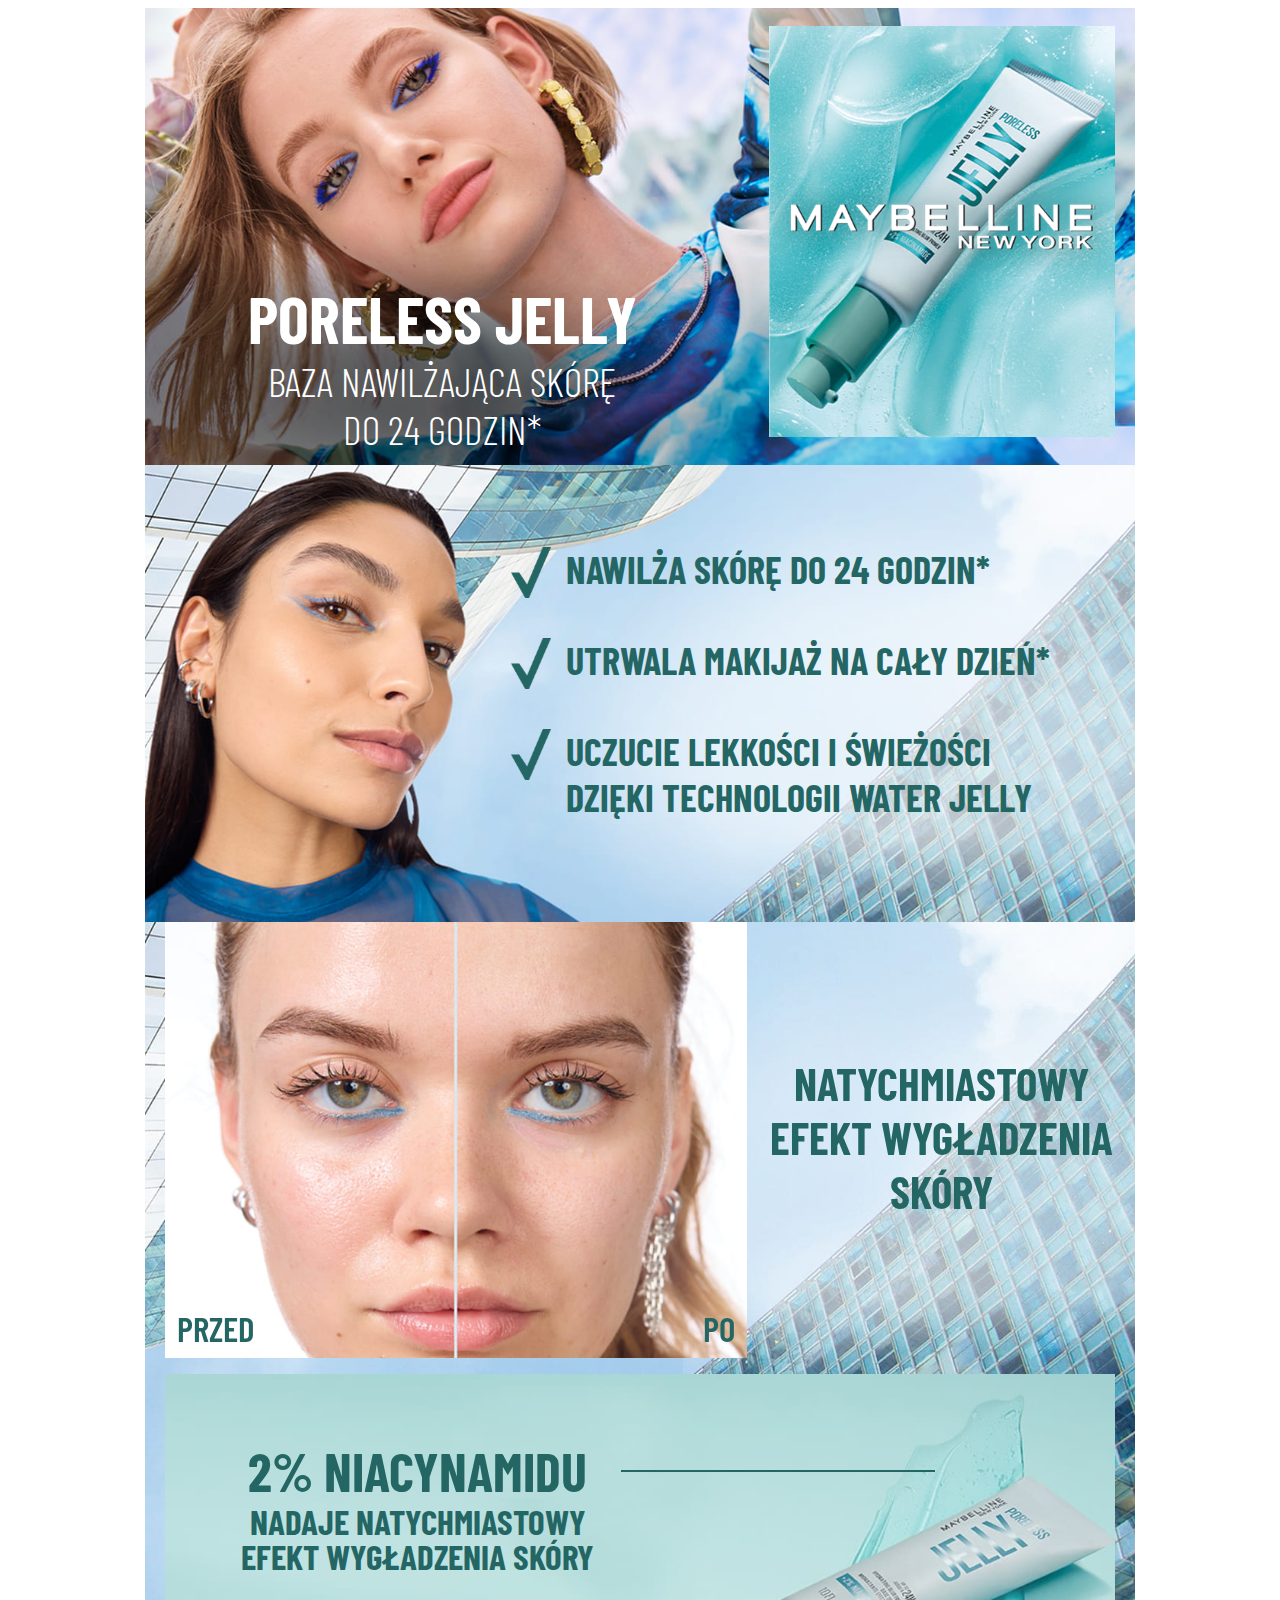
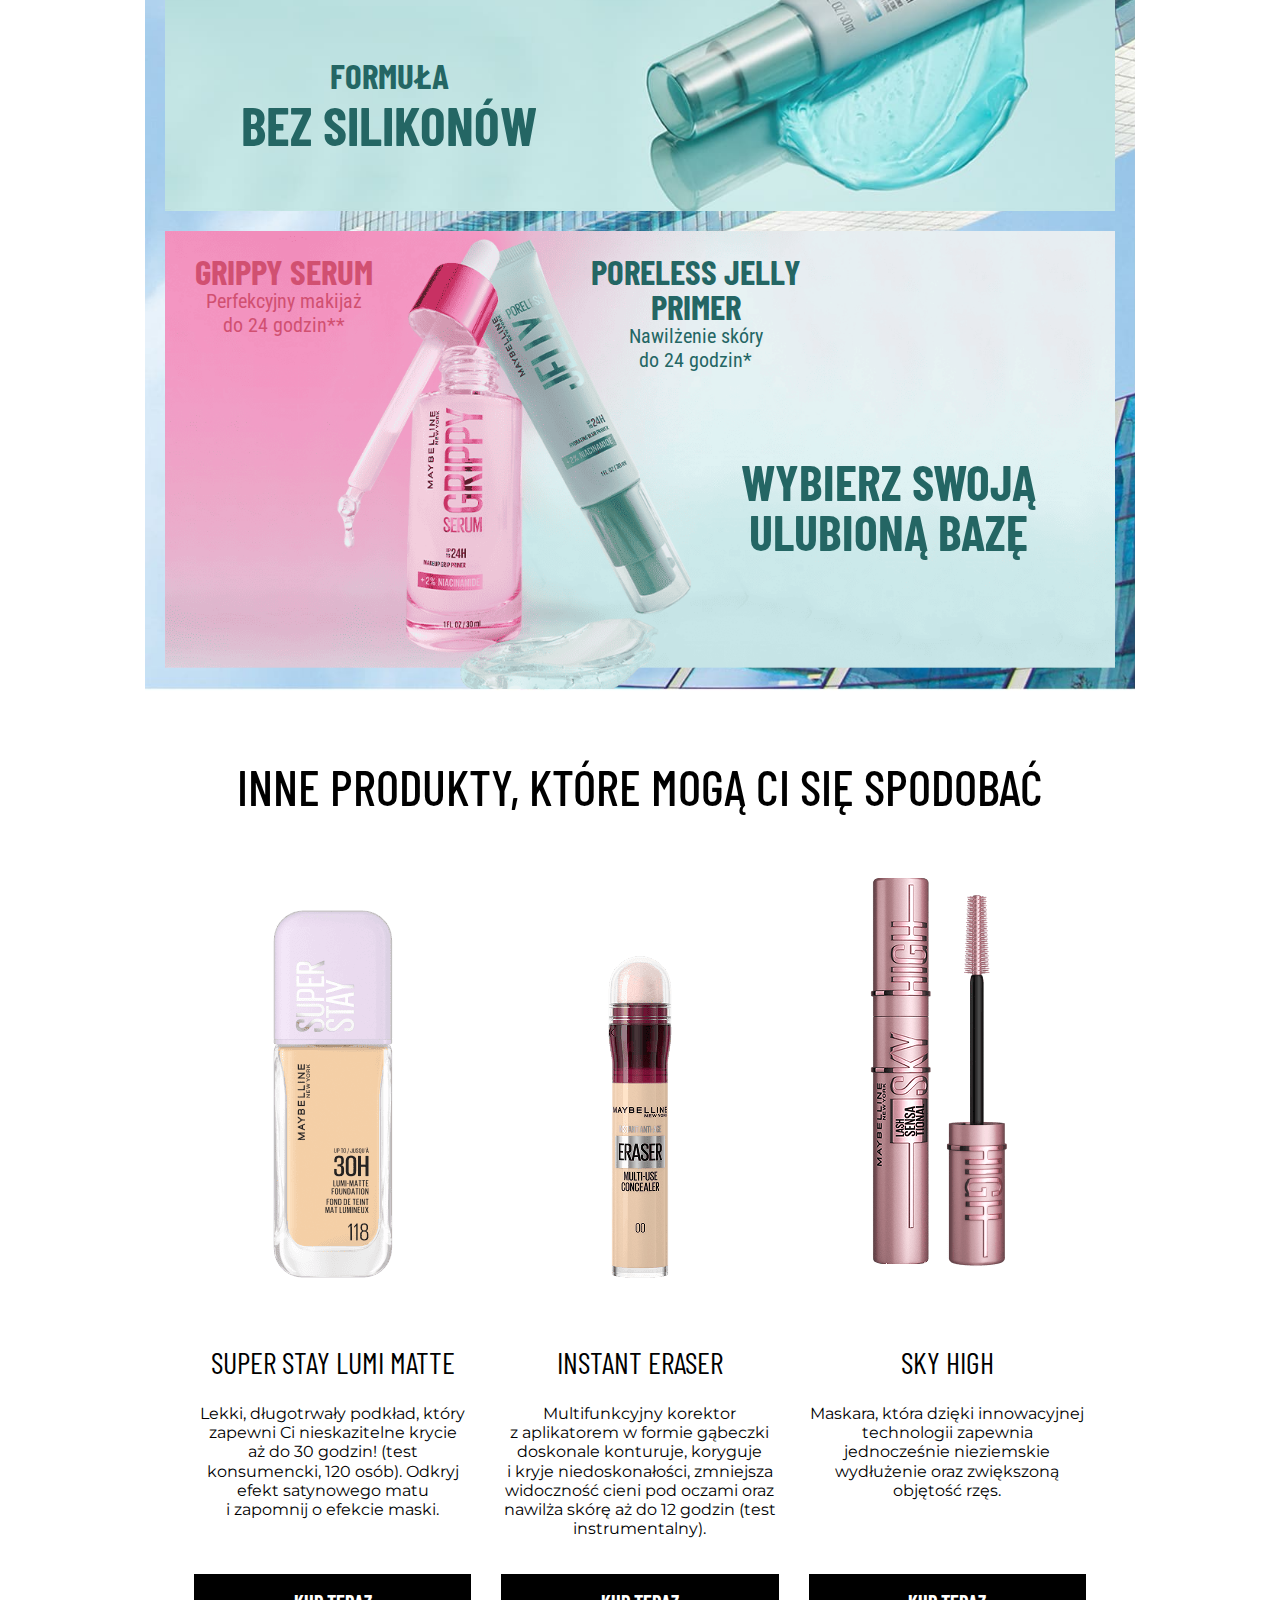
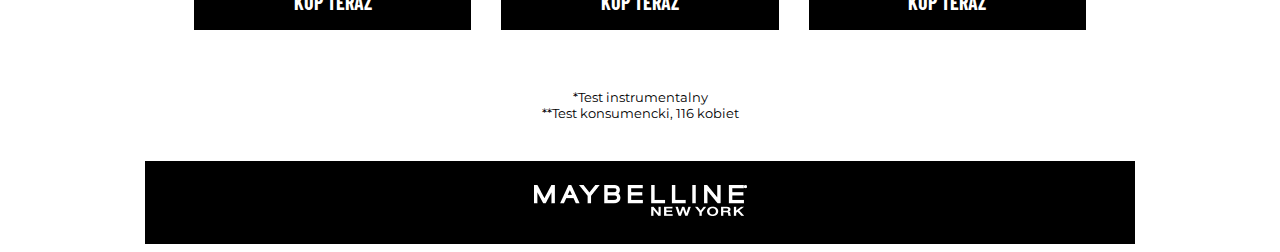
<file: index.html>
<!DOCTYPE html>
<html lang="pl">

<head>
  <meta http-equiv="Content-Type" content="text/html;charset=UTF-8">
  <meta name="viewport" content="width=device-width, initial-scale=1.0">
  <title>Maybelline Poreless Jelly</title>
  <link rel="preconnect" href="https://fonts.gstatic.com">
  <link
    href="https://fonts.googleapis.com/css2?family=Barlow+Condensed:ital,wght@0,100;0,200;0,300;0,400;0,500;0,600;0,700;0,800;0,900;1,100;1,200;1,300;1,400;1,500;1,600;1,700;1,800;1,900&family=Montserrat:ital,wght@0,100..900;1,100..900&display=swap"
    rel="stylesheet">
  <link href="https://fonts.googleapis.com/css2?family=Roboto+Condensed:ital@0;1&display=swap" rel="stylesheet">
  <link rel="stylesheet" href="./css/swiper-bundle.min.css">
  <link rel="stylesheet" href="./css/style.css">
</head>

<body>
  <div id="es-rc">
    <div class="es-maybelline" id="es-maybelline">
      <div class="es-kv">
        <img src="./images/kv-bg.jpg" alt="Modelka" class="es-kv__bg">
        <img src="./images/kv-logo.png" alt="logo Maybelline New York" class="es-kv__logo">
        <div class="es-kv__texts">
          <p class="es-kv__title">Poreless Jelly</p>
          <p class="es-kv__text">Baza nawilżająca skórę<br> do 24 godzin*</p>
        </div>
        <img src="./images/kv-packshot.jpg" alt="Opakowanie Poreless Jelly" class="es-kv__packshots">
      </div>

      <div class="es-effects">
        <img src="./images/es-effects-bg.jpg" alt="Modelka" class="es-effects__bg">
        <img src="./images/es-effects-bg-2.jpg" alt="" class="es-effects__bg-2">
        <div class="es-effects__list">
          <div class="es-effects__list--single">
            <img src="./images/check.png" alt="" class="es-effects__list--single-img">
            <p class="es-effects__list--single-text">Nawilża skórę do 24 godzin*</p>
          </div>
          <div class="es-effects__list--single">
            <img src="./images/check.png" alt="" class="es-effects__list--single-img">
            <p class="es-effects__list--single-text">Utrwala makijaż na cały dzień*</p>
          </div>
          <div class="es-effects__list--single">
            <img src="./images/check.png" alt="" class="es-effects__list--single-img">
            <p class="es-effects__list--single-text">Uczucie lekkości i świeżości dzięki technologii Water Jelly</p>
          </div>
        </div>
      </div>

      <div class="es-background" style="background-image: url(./images/big-bg.jpg);">
        <div class="es-slider">
          <div class="swiper es-swiper">
            <div class="swiper-wrapper">
              <div class="swiper-slide">
                <div class="es-slider__1">
                  <div class="es-slider__1--left">
                    <div class="es-slider__1--img-wrapper">
                      <img src="./images/before_after.jpg" alt="" class="es-slider__1--img">
                      <p class="es-slider__1--text-1">przed</p>
                      <p class="es-slider__1--text-2">po</p>
                    </div>
                  </div>
                  <div class="es-slider__1--right">
                    <p class="es-slider__1--text">
                      natychmiastowy<br> efekt wygładzenia<br> skóry
                    </p>
                  </div>
                </div>
              </div>
              <div class="swiper-slide">
                <div class="es-slider__2" style="background-image: url(./images/slider2-bg.jpg);">
                  <div class="es-slider__2--single">
                    <div class="es-slider__2--single-text">
                      <img src="./images/check.png" alt="" class="es-slider__2--single-icon">
                      <p class="es-slider__2--single-p">nie pozostawia<br>białych śladów</p>
                    </div>
                    <div class="es-slider__2--single-img">
                      <img src="./images/slider2-1.jpg" alt="">
                    </div>
                  </div>
                  <div class="es-slider__2--single">
                    <div class="es-slider__2--single-text">
                      <img src="./images/check.png" alt="" class="es-slider__2--single-icon">
                      <p class="es-slider__2--single-p">nie pozostawia<br>tłustej warstwy</p>
                    </div>
                    <div class="es-slider__2--single-img">
                      <img src="./images/slider2-2.jpg" alt="">
                    </div>
                  </div>
                </div>
              </div>
            </div>
          </div>
        </div>
        <div class="es-ingredience">
          <div class="es-ingredience__wrapper">
            <img src="./images/es-ingredience-bg.jpg" alt="" class="es-ingredience__bg">
            <img src="./images/es-ingredience.jpg" alt="" class="es-ingredience__img">
            <div class="es-ingredience__text--1">
              <p class="es-ingredience__text--big">2% niacynamidu</p>
              <p class="es-ingredience__text--small">nadaje natychmiastowy<br> efekt wygładzenia skóry</p>
            </div>
            <div class="es-ingredience__line"></div>
            <div class="es-ingredience__text--2">
              <p class="es-ingredience__text--small">Formuła</p>
              <p class="es-ingredience__text--big">bez silikonów</p>
            </div>
          </div>
        </div>
        <div class="es-results">
          <div class="es-results__bg">
            <img src="./images/es-results-bg.png" alt="" class="es-results__img">
          </div>
          <div class="es-results__title">
            WYBIERZ SWOJĄ<br> ULUBIONĄ BAZĘ
          </div>
          <div class="es-results__text--pink">
            <p class="es-results__text-big">GRIPPY SERUM</p>
            <p class="es-results__text-small">Perfekcyjny makijaż<br> do 24 godzin**</p>
          </div>
          <div class="es-results__img--mobile">
            <img src="./images/es-results.png" alt="" class="es-results__img">
          </div>
          <div class="es-results__text--green">
            <p class="es-results__text-big">PORELESS JELLY<br> PRIMER</p>
            <p class="es-results__text-small">Nawilżenie skóry<br> do 24 godzin*</p>
          </div>
          
        </div>
      </div>

      <div class="es-cross">
        <div class="es-cross__header">
          <p class="es-cross__title">INNE PRODUKTY, KTÓRE MOGĄ CI SIĘ SPODOBAĆ</p>
        </div>
        <div class="es-cross__container">
          <div class="es-cross__single">
            <a href="#" target="_blank">
              <div class="es-cross__packshot">
                <img src="./images/cross-1.png" alt="SUPER STAY LUMI MATTE" class="es-cross__img">
              </div>
            </a>
            <p class="es-cross__name">SUPER STAY LUMI MATTE</p>
            <p class="es-cross__desc">
              Lekki, długotrwały podkład, który
              zapewni Ci nieskazitelne krycie aż&nbsp;do&nbsp;30 godzin! (test konsumencki, 120 osób). Odkryj efekt
              satynowego matu i&nbsp;zapomnij o&nbsp;efekcie maski.
            </p>
            <a href="#" class="es-cross__link">Kup teraz</a>
          </div>
          <div class="es-cross__single">
            <a href="#" target="_blank">
              <div class="es-cross__packshot">
                <img src="./images/cross-2.png" alt="INSTANT ERASER" class="es-cross__img">
              </div>
            </a>
            <p class="es-cross__name">INSTANT ERASER</p>
            <p class="es-cross__desc">
              Multifunkcyjny korektor z&nbsp;aplikatorem w&nbsp;formie gąbeczki doskonale konturuje, koryguje
              i&nbsp;kryje niedoskonałości, zmniejsza widoczność cieni pod oczami oraz nawilża skórę
              aż&nbsp;do&nbsp;12&nbsp;godzin (test instrumentalny).
            </p>
            <a href="#" class="es-cross__link">Kup teraz</a>
          </div>
          <div class="es-cross__single">
            <a href="#" target="_blank">
              <div class="es-cross__packshot">
                <img src="./images/cross-3.png" alt="VINYL INK" class="es-cross__img">
              </div>
            </a>
            <p class="es-cross__name">SKY HIGH</p>
            <p class="es-cross__desc">
              Maskara, która dzięki innowacyjnej technologii zapewnia jednocześnie nieziemskie wydłużenie oraz
              zwiększoną objętość rzęs.
            </p>

            <a href="#" class="es-cross__link">kup teraz</a>

          </div>
        </div>
      </div>

      <div class="es-disclaimer">
        <p>*Test instrumentalny</p>
        <p>**Test konsumencki, 116 kobiet</p>
      </div>

      <div class="es-footer">
        <img src="./images/logo.png" alt="Logo Maybelline New York">
      </div>
    </div>
  </div>
  <script src="./scripts/swiper-bundle.min.js"></script>
  <script src="./scripts/script.js"></script>
</body>

</html>
</file>
<file: css/style.css>
#es-rc #es-maybelline.es-maybelline {
  margin: 0 auto;
  padding: 0;
  font-family: "Montserrat", sans-serif;
  font-weight: 400;
  font-size: 16px;
  line-height: 1.2;
  max-width: 990px;
  overflow: hidden;
  background-color: #FFF;
}
#es-rc #es-maybelline.es-maybelline * {
  box-sizing: border-box;
}
#es-rc #es-maybelline.es-maybelline .es-kv {
  margin: 0;
  padding: 0;
  position: relative;
}
#es-rc #es-maybelline.es-maybelline .es-kv__bg {
  margin: 0 auto;
  display: block;
  max-width: 100%;
}
#es-rc #es-maybelline.es-maybelline .es-kv__logo {
  width: 60%;
  position: absolute;
  top: 8%;
  right: 1%;
  z-index: 3;
}
#es-rc #es-maybelline.es-maybelline .es-kv__packshots {
  position: relative;
  margin: 0 auto;
  display: block;
  max-width: 100%;
  width: 100%;
  z-index: 2;
}
#es-rc #es-maybelline.es-maybelline .es-kv__texts {
  position: relative;
  padding: 20px 15px;
  width: 100%;
}
#es-rc #es-maybelline.es-maybelline .es-kv__title {
  margin: 0;
  padding: 0;
  font-family: inherit;
  font-weight: inherit;
  line-height: inherit;
  color: black;
  font-family: "Barlow Condensed", sans-serif;
  text-transform: uppercase;
  font-weight: 700;
  font-size: 30px;
  text-align: center;
}
#es-rc #es-maybelline.es-maybelline .es-kv__text {
  margin: 0;
  padding: 0;
  font-family: inherit;
  font-weight: inherit;
  line-height: inherit;
  color: black;
  font-family: "Barlow Condensed", sans-serif;
  text-transform: uppercase;
  font-weight: 300;
  font-size: 22px;
  text-align: center;
}
#es-rc #es-maybelline.es-maybelline .es-effects {
  position: relative;
}
#es-rc #es-maybelline.es-maybelline .es-effects__bg {
  margin: 0 auto;
  display: block;
  max-width: 100%;
  display: none;
}
#es-rc #es-maybelline.es-maybelline .es-effects__bg-2 {
  margin: 0 auto;
  display: block;
  max-width: 100%;
}
#es-rc #es-maybelline.es-maybelline .es-effects__list {
  font-family: "Barlow Condensed", sans-serif;
  text-transform: uppercase;
  font-weight: 700;
  font-size: 20px;
  color: #246664;
  position: absolute;
  left: 5%;
  top: 20%;
  width: 90%;
  margin-bottom: 20px;
}
#es-rc #es-maybelline.es-maybelline .es-effects__list--single {
  display: flex;
  justify-content: flex-start;
  align-items: flex-start;
  gap: 15px;
  margin-bottom: 25px;
}
#es-rc #es-maybelline.es-maybelline .es-effects__list--single-img {
  width: 25px;
}
#es-rc #es-maybelline.es-maybelline .es-effects__list--single-text {
  margin: 0;
  padding: 0;
  font-family: inherit;
  font-weight: inherit;
  line-height: inherit;
}
#es-rc #es-maybelline.es-maybelline .es-background {
  background-size: cover;
  background-repeat: no-repeat;
}
#es-rc #es-maybelline.es-maybelline .es-background .es-slider {
  color: #246664;
  font-family: "Barlow Condensed", sans-serif;
  text-transform: uppercase;
}
#es-rc #es-maybelline.es-maybelline .es-background .es-slider .es-slider__1 {
  margin-top: -1px;
  padding-left: 20px;
  padding-right: 20px;
  padding-bottom: 20px;
  display: flex;
  flex-direction: column;
}
#es-rc #es-maybelline.es-maybelline .es-background .es-slider .es-slider__1--left .es-slider__1--img-wrapper {
  position: relative;
  font-size: 20px;
  font-weight: 600;
}
#es-rc #es-maybelline.es-maybelline .es-background .es-slider .es-slider__1--left .es-slider__1--img-wrapper .es-slider__1--img {
  margin: 0 auto;
  display: block;
  max-width: 100%;
}
#es-rc #es-maybelline.es-maybelline .es-background .es-slider .es-slider__1--left .es-slider__1--img-wrapper .es-slider__1--text-1 {
  margin: 0;
  padding: 0;
  font-family: inherit;
  font-weight: inherit;
  line-height: inherit;
  position: absolute;
  bottom: 2%;
  left: 2%;
}
#es-rc #es-maybelline.es-maybelline .es-background .es-slider .es-slider__1--left .es-slider__1--img-wrapper .es-slider__1--text-2 {
  margin: 0;
  padding: 0;
  font-family: inherit;
  font-weight: inherit;
  line-height: inherit;
  position: absolute;
  bottom: 2%;
  right: 2%;
}
#es-rc #es-maybelline.es-maybelline .es-background .es-slider .es-slider__1 .es-slider__1--right {
  align-self: center;
  text-align: center;
  font-weight: 700;
  font-size: 30px;
  margin: 0 auto;
}
#es-rc #es-maybelline.es-maybelline .es-background .es-slider .es-slider__1 .es-slider__1--right .es-slider__1--text {
  background-color: rgba(255, 255, 255, 0.7);
  padding: 10px;
}
#es-rc #es-maybelline.es-maybelline .es-background .es-slider .es-slider__2 {
  background-size: cover;
  background-repeat: no-repeat;
  padding: 40px 20px 20px 20px;
  display: flex;
  flex-direction: column;
  gap: 10px;
}
#es-rc #es-maybelline.es-maybelline .es-background .es-slider .es-slider__2 .es-slider__2--single-text {
  display: flex;
  justify-content: center;
  align-items: center;
  gap: 10px;
  font-size: 25px;
  font-weight: 700;
  text-align: left;
  width: 80%;
  margin: 0 auto 30px auto;
  background-color: rgba(255, 255, 255, 0.7);
  padding: 10px;
}
#es-rc #es-maybelline.es-maybelline .es-background .es-slider .es-slider__2 .es-slider__2--single-text .es-slider__2--single-icon {
  width: 25px;
  height: auto;
}
#es-rc #es-maybelline.es-maybelline .es-background .es-slider .es-slider__2 .es-slider__2--single-text .es-slider__2--single-p {
  margin: 0;
  padding: 0;
  font-family: inherit;
  font-weight: inherit;
  line-height: inherit;
}
#es-rc #es-maybelline.es-maybelline .es-background .es-slider .es-slider__2 .es-slider__2--single-img img {
  margin: 0 auto;
  display: block;
  max-width: 100%;
}
#es-rc #es-maybelline.es-maybelline .es-background .es-ingredience {
  padding: 20px;
  padding-top: 0;
}
#es-rc #es-maybelline.es-maybelline .es-background .es-ingredience .es-ingredience__wrapper {
  position: relative;
  text-transform: uppercase;
  color: #246664;
  font-family: "Barlow Condensed", sans-serif;
  font-weight: 700;
  text-align: center;
}
#es-rc #es-maybelline.es-maybelline .es-background .es-ingredience .es-ingredience__wrapper .es-ingredience__bg {
  margin: 0 auto;
  display: block;
  max-width: 100%;
  display: none;
}
#es-rc #es-maybelline.es-maybelline .es-background .es-ingredience .es-ingredience__wrapper .es-ingredience__img {
  margin: 0 auto;
  display: block;
  max-width: 100%;
}
#es-rc #es-maybelline.es-maybelline .es-background .es-ingredience .es-ingredience__wrapper .es-ingredience__text--big {
  font-size: 25px;
  margin: 0;
  padding: 0;
  font-family: inherit;
  font-weight: inherit;
  line-height: inherit;
}
#es-rc #es-maybelline.es-maybelline .es-background .es-ingredience .es-ingredience__wrapper .es-ingredience__text--small {
  font-size: 20px;
  margin: 0;
  padding: 0;
  font-family: inherit;
  font-weight: inherit;
  line-height: inherit;
  line-height: 1;
}
#es-rc #es-maybelline.es-maybelline .es-background .es-ingredience .es-ingredience__wrapper .es-ingredience__text--1 {
  position: absolute;
  left: 2%;
  top: 2%;
}
#es-rc #es-maybelline.es-maybelline .es-background .es-ingredience .es-ingredience__wrapper .es-ingredience__text--2 {
  position: absolute;
  right: 2%;
  bottom: 2%;
}
#es-rc #es-maybelline.es-maybelline .es-background .es-ingredience .es-ingredience__wrapper .es-ingredience__line {
  height: 2px;
  width: 33%;
  background-color: #246664;
  position: absolute;
  top: 22%;
  right: 19%;
  display: none;
}
#es-rc #es-maybelline.es-maybelline .es-background .es-results {
  position: relative;
  padding: 30px 20px;
  padding-top: 20px;
  font-family: "Barlow Condensed", sans-serif;
  text-transform: uppercase;
  color: #246664;
  text-align: center;
  background: #F296C2;
  background: linear-gradient(180deg, rgb(242, 150, 194) 0%, rgba(255, 255, 255, 0.9) 51%, rgb(200, 230, 232) 81%);
}
#es-rc #es-maybelline.es-maybelline .es-background .es-results .es-results__img {
  margin: 0 auto;
  display: block;
  max-width: 100%;
}
#es-rc #es-maybelline.es-maybelline .es-background .es-results .es-results__bg {
  display: none;
}
#es-rc #es-maybelline.es-maybelline .es-background .es-results .es-results__img--mobile {
  padding: 25px 0;
}
#es-rc #es-maybelline.es-maybelline .es-background .es-results__title {
  padding: 20px 0;
  font-size: 40px;
  font-weight: 700;
  line-height: 1;
}
#es-rc #es-maybelline.es-maybelline .es-background .es-results__text-big {
  margin: 0;
  padding: 0;
  font-family: inherit;
  font-weight: inherit;
  line-height: inherit;
  font-size: 30px;
  font-weight: 700;
  line-height: 1;
}
#es-rc #es-maybelline.es-maybelline .es-background .es-results__text-small {
  margin: 0;
  padding: 0;
  font-family: inherit;
  font-weight: inherit;
  line-height: inherit;
  font-family: "Roboto Condensed", sans-serif;
  font-size: 20px;
  text-transform: none;
}
#es-rc #es-maybelline.es-maybelline .es-background .es-results__text--pink {
  color: #D15071;
}
#es-rc #es-maybelline.es-maybelline .es-cross {
  padding: 60px 16px;
}
#es-rc #es-maybelline.es-maybelline .es-cross__header {
  text-align: center;
  padding-bottom: 30px;
}
#es-rc #es-maybelline.es-maybelline .es-cross__title {
  margin: 0;
  padding: 0;
  font-family: inherit;
  font-weight: inherit;
  line-height: inherit;
  color: black;
  font-family: "Barlow Condensed", sans-serif;
  text-transform: uppercase;
  font-weight: 500;
  font-size: 30px;
  text-align: center;
}
#es-rc #es-maybelline.es-maybelline .es-cross__container {
  display: flex;
  flex-direction: column;
  justify-content: center;
  align-items: center;
  gap: 32px 8px;
  margin-top: 32px;
}
#es-rc #es-maybelline.es-maybelline .es-cross__single {
  max-width: 320px;
  padding: 0 5px;
  display: flex;
  align-items: center;
  flex-flow: column;
  color: black;
}
#es-rc #es-maybelline.es-maybelline .es-cross__single:hover .es-cross__img {
  transform: scale(1.05);
}
#es-rc #es-maybelline.es-maybelline .es-cross__single:hover .es-cross__link {
  background-color: #FFF;
  color: #000;
  box-shadow: inset 0 0 0 2px #000;
}
#es-rc #es-maybelline.es-maybelline .es-cross__packshot {
  margin-bottom: 16px;
  padding-bottom: 16px;
  width: 80%;
}
#es-rc #es-maybelline.es-maybelline .es-cross__img {
  max-height: 100%;
  transition: all 0.3s;
}
#es-rc #es-maybelline.es-maybelline .es-cross__name {
  line-height: inherit;
  font-size: 30px;
  text-transform: uppercase;
  font-family: "Barlow Condensed", sans-serif;
  text-align: center;
  margin-bottom: 8px;
}
#es-rc #es-maybelline.es-maybelline .es-cross__desc {
  text-align: center;
  font-size: 16px;
  font-family: "Montserrat", sans-serif;
  margin-bottom: 42px;
}
#es-rc #es-maybelline.es-maybelline .es-cross__link {
  margin: 0;
  line-height: inherit;
  font-size: 20px;
  background: black;
  color: #FFF;
  text-decoration: none;
  padding: 16px 40px;
  font-weight: 700;
  text-transform: uppercase;
  font-family: "Barlow Condensed", sans-serif;
  text-align: center;
  display: inline-block;
  transition: color 0.3s;
  width: 100%;
}
#es-rc #es-maybelline.es-maybelline .es-disclaimer {
  padding: 40px 20px;
  padding-top: 0;
  text-align: center;
  font-size: 13px;
}
#es-rc #es-maybelline.es-maybelline .es-disclaimer p {
  margin: 0;
  padding: 0;
  font-family: inherit;
  font-weight: inherit;
  line-height: inherit;
}
#es-rc #es-maybelline.es-maybelline .es-footer {
  margin: 0 auto;
  text-align: center;
  background-color: black;
  padding: 24px;
}
@media screen and (min-width: 400px) {
  #es-rc #es-maybelline.es-maybelline .es-effects__list {
    font-size: 25px;
    left: 5%;
    top: 20%;
    width: 90%;
  }
  #es-rc #es-maybelline.es-maybelline .es-effects__list--single {
    margin-bottom: 40px;
  }
}
@media screen and (min-width: 576px) {
  #es-rc #es-maybelline.es-maybelline .es-kv__logo {
    width: 37%;
    top: 36%;
    right: 1%;
  }
  #es-rc #es-maybelline.es-maybelline .es-kv__texts {
    width: 59%;
    position: absolute;
    top: 54%;
    left: 0;
  }
  #es-rc #es-maybelline.es-maybelline .es-kv__title {
    color: white;
  }
  #es-rc #es-maybelline.es-maybelline .es-kv__text {
    color: white;
    font-size: 22px;
  }
  #es-rc #es-maybelline.es-maybelline .es-kv__packshots {
    position: absolute;
    width: 35%;
    top: 4%;
    right: 2%;
  }
  #es-rc #es-maybelline.es-maybelline .es-effects__bg {
    display: block;
  }
  #es-rc #es-maybelline.es-maybelline .es-effects__bg-2 {
    display: none;
  }
  #es-rc #es-maybelline.es-maybelline .es-effects__list {
    font-size: 22px;
    left: 37%;
    top: 18%;
    width: 57%;
  }
  #es-rc #es-maybelline.es-maybelline .es-effects__list--single {
    margin-bottom: 20px;
  }
  #es-rc #es-maybelline.es-maybelline .es-effects__list--single-img {
    width: 35px;
  }
  #es-rc #es-maybelline.es-maybelline .es-background .es-slider .es-slider__1--left .es-slider__1--img-wrapper {
    font-size: 25px;
  }
  #es-rc #es-maybelline.es-maybelline .es-background .es-slider .es-slider__1 .es-slider__1--right {
    font-size: 35px;
  }
  #es-rc #es-maybelline.es-maybelline .es-background .es-slider .es-slider__2 .es-slider__2--single-text {
    font-size: 25px;
  }
  #es-rc #es-maybelline.es-maybelline .es-background .es-ingredience .es-ingredience__wrapper .es-ingredience__text--big {
    font-size: 35px;
  }
  #es-rc #es-maybelline.es-maybelline .es-background .es-ingredience .es-ingredience__wrapper .es-ingredience__text--small {
    font-size: 25px;
  }
  #es-rc #es-maybelline.es-maybelline .es-background .es-ingredience .es-ingredience__wrapper .es-ingredience__text--1 {
    left: 7%;
    top: 5%;
  }
  #es-rc #es-maybelline.es-maybelline .es-background .es-ingredience .es-ingredience__wrapper .es-ingredience__text--2 {
    right: 7%;
    bottom: 5%;
  }
}
@media screen and (min-width: 768px) {
  #es-rc #es-maybelline.es-maybelline .es-kv__texts {
    width: 50%;
    position: absolute;
    top: 52%;
    left: 5%;
  }
  #es-rc #es-maybelline.es-maybelline .es-kv__title {
    font-size: 45px;
  }
  #es-rc #es-maybelline.es-maybelline .es-kv__text {
    font-size: 30px;
  }
  #es-rc #es-maybelline.es-maybelline .es-effects__list {
    font-size: 27px;
  }
  #es-rc #es-maybelline.es-maybelline .es-effects__list--single {
    margin-bottom: 25px;
  }
  #es-rc #es-maybelline.es-maybelline .es-effects__list--single-img {
    width: 40px;
  }
  #es-rc #es-maybelline.es-maybelline .es-background .es-slider .es-slider__1 {
    margin-top: -1px;
    padding-left: 20px;
    padding-right: 0;
    padding-bottom: 20px;
    flex-direction: row;
  }
  #es-rc #es-maybelline.es-maybelline .es-background .es-slider .es-slider__1--left {
    width: 60%;
  }
  #es-rc #es-maybelline.es-maybelline .es-background .es-slider .es-slider__1--left .es-slider__1--img-wrapper {
    position: relative;
    font-size: 35px;
    font-weight: 600;
  }
  #es-rc #es-maybelline.es-maybelline .es-background .es-slider .es-slider__1 .es-slider__1--right {
    align-self: center;
    text-align: center;
    font-weight: 700;
    font-size: 45px;
    margin: 0 auto;
  }
  #es-rc #es-maybelline.es-maybelline .es-background .es-slider .es-slider__1 .es-slider__1--right .es-slider__1--text {
    background-color: transparent;
    padding: 0;
  }
  #es-rc #es-maybelline.es-maybelline .es-background .es-slider .es-slider__2 {
    padding: 40px 20px 20px 20px;
    flex-direction: row;
    gap: 10px;
  }
  #es-rc #es-maybelline.es-maybelline .es-background .es-slider .es-slider__2 .es-slider__2--single-text {
    gap: 10px;
    font-size: 30px;
    text-align: left;
    width: 80%;
    margin: 0 auto 30px auto;
    background-color: transparent;
    padding: 0;
  }
  #es-rc #es-maybelline.es-maybelline .es-background .es-slider .es-slider__2 .es-slider__2--single-text .es-slider__2--single-icon {
    width: 40px;
    height: auto;
  }
  #es-rc #es-maybelline.es-maybelline .es-background .es-ingredience .es-ingredience__wrapper .es-ingredience__bg {
    display: block;
  }
  #es-rc #es-maybelline.es-maybelline .es-background .es-ingredience .es-ingredience__wrapper .es-ingredience__img {
    display: none;
  }
  #es-rc #es-maybelline.es-maybelline .es-background .es-ingredience .es-ingredience__wrapper .es-ingredience__text--big {
    font-size: 45px;
  }
  #es-rc #es-maybelline.es-maybelline .es-background .es-ingredience .es-ingredience__wrapper .es-ingredience__text--small {
    font-size: 30px;
  }
  #es-rc #es-maybelline.es-maybelline .es-background .es-ingredience .es-ingredience__wrapper .es-ingredience__line {
    width: 28%;
    right: 22%;
    display: block;
  }
  #es-rc #es-maybelline.es-maybelline .es-background .es-ingredience .es-ingredience__wrapper .es-ingredience__text--1 {
    left: 8%;
    top: 15%;
  }
  #es-rc #es-maybelline.es-maybelline .es-background .es-ingredience .es-ingredience__wrapper .es-ingredience__text--2 {
    left: 8%;
    right: unset;
    bottom: 12%;
  }
  #es-rc #es-maybelline.es-maybelline .es-background .es-results {
    position: relative;
    padding: 0 20px;
    padding-bottom: 7px;
    background: transparent;
  }
  #es-rc #es-maybelline.es-maybelline .es-background .es-results .es-results__img--mobile {
    display: none;
  }
  #es-rc #es-maybelline.es-maybelline .es-background .es-results .es-results__bg {
    display: block;
  }
  #es-rc #es-maybelline.es-maybelline .es-background .es-results__title {
    padding: unset;
    font-size: 45px;
    position: absolute;
    bottom: 30%;
    right: 10%;
  }
  #es-rc #es-maybelline.es-maybelline .es-background .es-results__text-big {
    font-size: 30px;
  }
  #es-rc #es-maybelline.es-maybelline .es-background .es-results__text-small {
    font-size: 18px;
  }
  #es-rc #es-maybelline.es-maybelline .es-background .es-results__text--pink {
    color: #D15071;
    position: absolute;
    top: 5%;
    left: 5%;
  }
  #es-rc #es-maybelline.es-maybelline .es-background .es-results__text--green {
    position: absolute;
    top: 5%;
    left: 45%;
  }
  #es-rc #es-maybelline.es-maybelline .es-cross {
    position: relative;
  }
  #es-rc #es-maybelline.es-maybelline .es-cross__title {
    font-size: 50px;
  }
  #es-rc #es-maybelline.es-maybelline .es-cross__container {
    flex-direction: row;
    justify-content: center;
    align-items: flex-end;
    gap: 32px 20px;
    margin-top: 32px;
  }
  #es-rc #es-maybelline.es-maybelline .es-cross__single {
    min-width: 230px;
    width: 30%;
  }
  #es-rc #es-maybelline.es-maybelline .es-cross__name {
    font-size: 26px;
  }
  #es-rc #es-maybelline.es-maybelline .es-cross__desc {
    height: 9em;
  }
}
@media screen and (min-width: 925px) {
  #es-rc #es-maybelline.es-maybelline .es-kv__texts {
    width: 50%;
    position: absolute;
    top: 55%;
    left: 5%;
  }
  #es-rc #es-maybelline.es-maybelline .es-kv__subtitle {
    font-size: 30px;
  }
  #es-rc #es-maybelline.es-maybelline .es-kv__title {
    font-size: 65px;
  }
  #es-rc #es-maybelline.es-maybelline .es-kv__text {
    font-size: 40px;
  }
  #es-rc #es-maybelline.es-maybelline .es-effects__list {
    font-size: 38px;
  }
  #es-rc #es-maybelline.es-maybelline .es-effects__list--single {
    margin-bottom: 40px;
  }
  #es-rc #es-maybelline.es-maybelline .es-background .es-slider .es-slider__1,
  #es-rc #es-maybelline.es-maybelline .es-background .es-slider .es-slider__2 {
    height: 453px;
  }
  #es-rc #es-maybelline.es-maybelline .es-background .es-ingredience .es-ingredience__wrapper .es-ingredience__text--big {
    font-size: 54px;
  }
  #es-rc #es-maybelline.es-maybelline .es-background .es-ingredience .es-ingredience__wrapper .es-ingredience__text--small {
    font-size: 35px;
  }
  #es-rc #es-maybelline.es-maybelline .es-background .es-ingredience .es-ingredience__wrapper .es-ingredience__line {
    width: 33%;
    right: 19%;
  }
  #es-rc #es-maybelline.es-maybelline .es-background .es-results__title {
    font-size: 50px;
  }
  #es-rc #es-maybelline.es-maybelline .es-background .es-results__text-big {
    font-size: 35px;
  }
  #es-rc #es-maybelline.es-maybelline .es-background .es-results__text-small {
    font-size: 20px;
  }
  #es-rc #es-maybelline.es-maybelline .es-cross__name {
    font-size: 30px;
  }
  #es-rc #es-maybelline.es-maybelline .es-cross__desc {
    height: 8em;
  }
}/*# sourceMappingURL=style.css.map */
</file>
